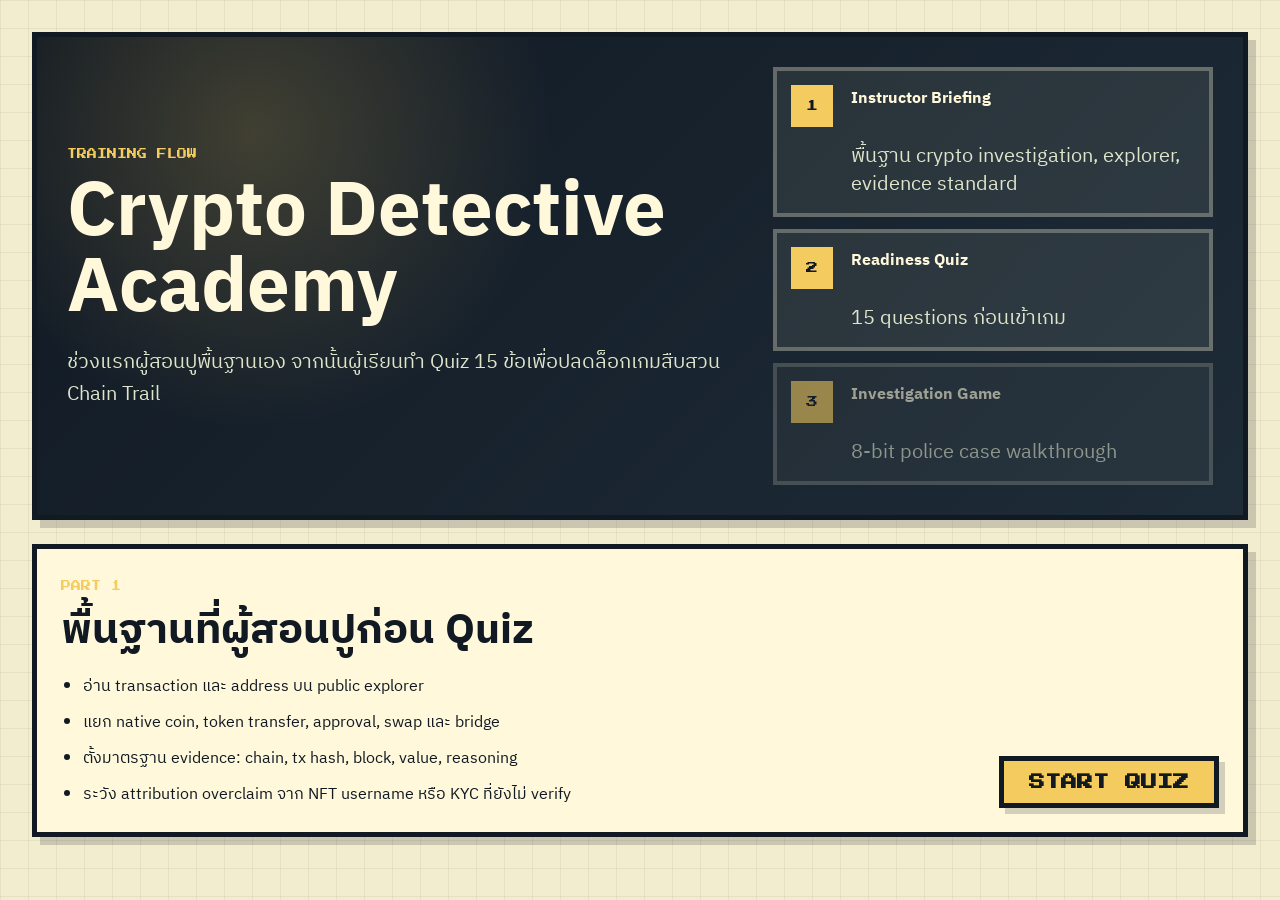
<file: index.html>
<!doctype html>
<html lang="th">
  <head>
    <meta charset="utf-8">
    <meta name="viewport" content="width=device-width, initial-scale=1">
    <title>Crypto Detective Course Flow</title>
    <link rel="preconnect" href="https://fonts.googleapis.com">
    <link rel="preconnect" href="https://fonts.gstatic.com" crossorigin>
    <link href="https://fonts.googleapis.com/css2?family=IBM+Plex+Sans+Thai:wght@400;500;600;700;800&family=Press+Start+2P&display=swap" rel="stylesheet">
    <link rel="stylesheet" href="quiz.css">
  </head>
  <body>
    <main class="flow-shell">
      <section class="course-hero">
        <div>
          <span class="pixel-label">TRAINING FLOW</span>
          <h1>Crypto Detective Academy</h1>
          <p>ช่วงแรกผู้สอนปูพื้นฐานเอง จากนั้นผู้เรียนทำ Quiz 15 ข้อเพื่อปลดล็อกเกมสืบสวน Chain Trail</p>
        </div>
        <div class="flow-card">
          <div class="step done">
            <span>1</span>
            <strong>Instructor Briefing</strong>
            <p>พื้นฐาน crypto investigation, explorer, evidence standard</p>
          </div>
          <div class="step active">
            <span>2</span>
            <strong>Readiness Quiz</strong>
            <p>15 questions ก่อนเข้าเกม</p>
          </div>
          <div class="step locked">
            <span>3</span>
            <strong>Investigation Game</strong>
            <p>8-bit police case walkthrough</p>
          </div>
        </div>
      </section>

      <section class="brief-panel">
        <div>
          <span class="pixel-label">PART 1</span>
          <h2>พื้นฐานที่ผู้สอนปูก่อน Quiz</h2>
          <ul>
            <li>อ่าน transaction และ address บน public explorer</li>
            <li>แยก native coin, token transfer, approval, swap และ bridge</li>
            <li>ตั้งมาตรฐาน evidence: chain, tx hash, block, value, reasoning</li>
            <li>ระวัง attribution overclaim จาก NFT username หรือ KYC ที่ยังไม่ verify</li>
          </ul>
        </div>
        <button class="pixel-btn" id="startQuizBtn" type="button">START QUIZ</button>
      </section>

      <section class="quiz-panel" id="quizPanel" hidden>
        <div class="quiz-head">
          <div>
            <span class="pixel-label">PART 2</span>
            <h2>Readiness Quiz</h2>
            <p>เลือกคำตอบที่ดีที่สุด ต้องได้อย่างน้อย 12/15 เพื่อปลดล็อกเกม</p>
          </div>
          <div class="score-badge">
            <small>Score</small>
            <strong id="liveScore">0/15</strong>
          </div>
        </div>
        <form id="quizForm" class="quiz-form"></form>
        <div class="quiz-actions">
          <button class="pixel-btn" type="submit" form="quizForm">SUBMIT QUIZ</button>
          <button class="pixel-btn secondary" id="resetQuizBtn" type="button">RESET</button>
        </div>
        <div class="result-panel" id="resultPanel" hidden></div>
      </section>

      <section class="game-unlock" id="gameUnlock" hidden>
        <span class="pixel-label">PART 3</span>
        <h2>เกมสืบสวนปลดล็อกแล้ว</h2>
        <p>ผู้เล่นรับบทตำรวจสืบสวน เดินคุยกับ NPC เก็บ evidence และไล่เส้นทางเงินไปทีละฉาก</p>
        <div class="unlock-actions">
          <a class="pixel-btn link" href="game.html">ENTER GAME</a>
          <a class="pixel-btn secondary link" href="storyboard.html">VIEW STORYBOARD</a>
        </div>
      </section>
    </main>

    <template id="questionTemplate">
      <fieldset class="question-card">
        <legend></legend>
        <div class="choices"></div>
        <p class="explain" hidden></p>
      </fieldset>
    </template>

    <script src="quiz.js"></script>
  </body>
</html>
</file>
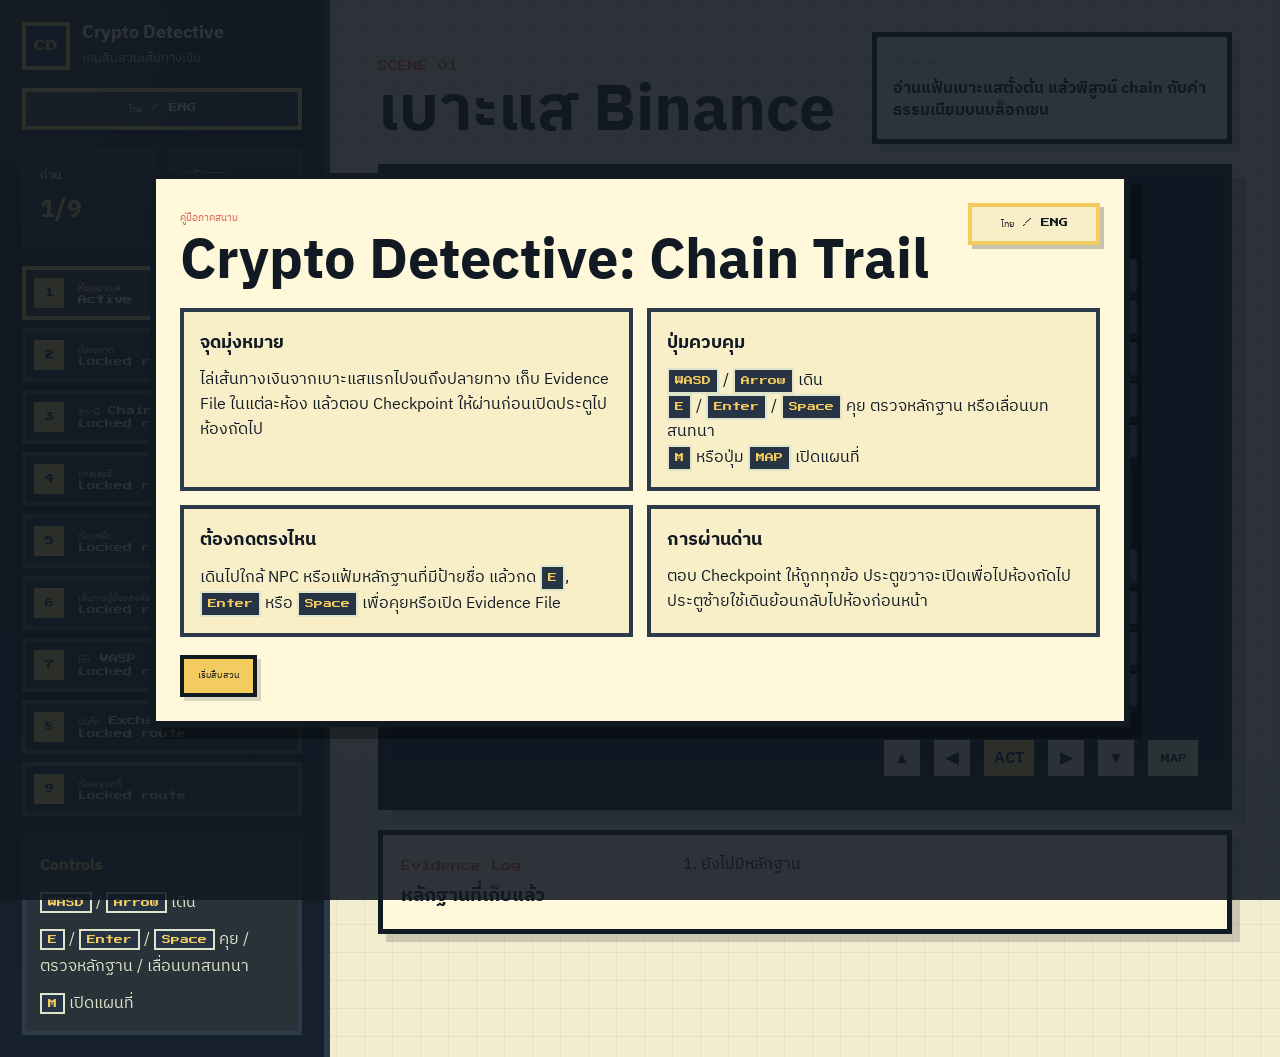
<file: game.html>
<!doctype html>
<html lang="th">
  <head>
    <meta charset="utf-8">
    <meta name="viewport" content="width=device-width, initial-scale=1">
    <title>Crypto Detective: Chain Trail</title>
    <link rel="icon" href="data:,">
    <link rel="preconnect" href="https://fonts.googleapis.com">
    <link rel="preconnect" href="https://fonts.gstatic.com" crossorigin>
    <link href="https://fonts.googleapis.com/css2?family=IBM+Plex+Sans+Thai:wght@400;500;600;700;800&family=Press+Start+2P&display=swap" rel="stylesheet">
    <link rel="stylesheet" href="game.css?v=20260520-roomtiles1">
  </head>
  <body>
    <div class="guide-overlay" id="guideOverlay">
      <div class="guide-card">
        <div class="guide-headline">
          <div>
            <span class="pixel-kicker" id="guideKicker">Field Manual</span>
            <h2 id="guideTitle">Crypto Detective: Chain Trail</h2>
          </div>
          <button class="language-toggle guide-language-toggle" id="guideLanguageToggle" type="button" aria-label="Switch language">ไทย / ENG</button>
        </div>

        <div class="guide-grid" id="guideGrid">
          <section>
            <h3>จุดมุ่งหมาย</h3>
            <p>ไล่เส้นทางเงินจากเบาะแสแรกไปจนถึงปลายทาง เก็บ Evidence File ในแต่ละห้อง แล้วตอบ Checkpoint ให้ผ่านก่อนเปิดประตูไปห้องถัดไป</p>
          </section>
          <section>
            <h3>ปุ่มควบคุม</h3>
            <p><kbd>WASD</kbd> / <kbd>Arrow</kbd> เดิน</p>
            <p><kbd>E</kbd> คุยกับ NPC / ตรวจแฟ้มหลักฐาน</p>
            <p><kbd>M</kbd> หรือปุ่ม <kbd>MAP</kbd> เปิดแผนที่</p>
            <p><kbd>Enter</kbd> เลื่อนบทสนทนา</p>
          </section>
          <section>
            <h3>ต้องกดตรงไหน</h3>
            <p>เดินไปใกล้ NPC หรือแฟ้มสีเหลืองแล้วกด <kbd>E</kbd> เพื่อคุยหรือเปิด Evidence File</p>
            <p>แฟ้มที่เก็บแล้วจะอยู่ใน Evidence Log ใต้จอเกม กดชื่อแฟ้มเพื่อเปิดดูซ้ำได้</p>
          </section>
          <section>
            <h3>การผ่านด่าน</h3>
            <p>ตอบ Checkpoint ให้ถูกทุกข้อ ประตูขวาจะเปิดเพื่อไปห้องถัดไป ประตูซ้ายใช้เดินย้อนกลับไปห้องก่อนหน้า</p>
            <p>แผนที่แสดงห้องปัจจุบัน ห้องที่เก็บหลักฐานแล้ว และห้องที่ผ่านแล้ว</p>
          </section>
        </div>

        <button class="pixel-small primary guide-primary" id="guidePrimary" type="button">Start Investigation</button>
      </div>
    </div>

    <button class="manual-fab" id="manualToggle" type="button" hidden>คู่มือ</button>

    <div class="game-shell">
      <aside class="case-panel">
        <div class="case-logo">
          <span>CD</span>
          <div>
            <h1>Crypto Detective</h1>
            <p id="logoSubtitle">Chain Trail Prototype</p>
          </div>
        </div>

        <div class="utility-row">
          <button class="language-toggle" id="languageToggle" type="button" aria-label="Switch language">ไทย / ENG</button>
        </div>

        <div class="stat-box">
          <div>
            <small id="sceneStatLabel">Scene</small>
            <strong id="sceneStat">1/9</strong>
          </div>
          <div>
            <small id="evidenceStatLabel">Evidence</small>
            <strong id="evidenceStat">0</strong>
          </div>
        </div>

        <div class="stage-list" id="stageList"></div>

        <div class="controls">
          <h2>Controls</h2>
          <p><kbd>WASD</kbd> / <kbd>Arrow</kbd> เดิน</p>
          <p><kbd>E</kbd> คุย / ตรวจหลักฐาน</p>
          <p><kbd>M</kbd> เปิดแผนที่</p>
          <p><kbd>Enter</kbd> เลื่อนบทสนทนา</p>
        </div>
      </aside>

      <main class="play-area">
        <header class="game-top">
          <div>
            <span class="pixel-kicker" id="sceneCode">SCENE 01</span>
            <h2 id="sceneTitle">Chief's Office</h2>
          </div>
          <div class="objective-card">
            <small id="objectiveLabel">Objective</small>
            <strong id="objectiveText">อ่านแฟ้มคดี</strong>
          </div>
        </header>

        <section class="console">
          <canvas id="gameCanvas" width="640" height="480" tabindex="0" aria-label="Playable 8-bit game canvas"></canvas>
          <div class="scanlines"></div>
          <div class="toast" id="toast">กด E เพื่อคุย</div>
          <div class="dialogue" id="dialogue" hidden>
            <strong id="dialogueSpeaker">ผู้กำกับ</strong>
            <p id="dialogueText"></p>
            <button id="dialogueNext" type="button">NEXT</button>
          </div>
          <div class="touch-controls" aria-label="On-screen controls">
            <button type="button" data-control="up">▲</button>
            <button type="button" data-control="left">◀</button>
            <button type="button" data-control="interact" id="touchInteract">E</button>
            <button type="button" data-control="right">▶</button>
            <button type="button" data-control="down">▼</button>
            <button type="button" data-control="map">MAP</button>
          </div>
        </section>

        <section class="evidence-dock">
          <div>
            <span class="pixel-kicker" id="evidenceLogKicker">Evidence Log</span>
            <h3>หลักฐานที่เก็บแล้ว</h3>
          </div>
          <ol id="evidenceLog"></ol>
        </section>
      </main>
    </div>

    <div class="dossier" id="dossier" hidden>
      <div class="dossier-card">
        <div class="dossier-head">
          <div>
            <span class="pixel-kicker" id="dossierCode">EVIDENCE</span>
            <h2 id="dossierTitle">Case File</h2>
          </div>
          <button class="pixel-small" id="closeDossier" type="button">CLOSE</button>
        </div>
        <div class="dossier-body">
          <section>
            <h3 id="evidenceDetailHeading">Evidence Detail</h3>
            <div id="evidenceDetail"></div>
          </section>
          <section>
            <h3 id="checkpointHeading">คำถาม Checkpoint</h3>
            <form id="checkpointForm"></form>
            <div class="checkpoint-actions">
              <button class="pixel-small primary" id="checkpointSubmit" type="submit" form="checkpointForm">SUBMIT</button>
              <span id="checkpointResult"></span>
            </div>
          </section>
        </div>
      </div>
    </div>

    <script src="game.js?v=20260520-roomtiles1"></script>
  </body>
</html>
</file>
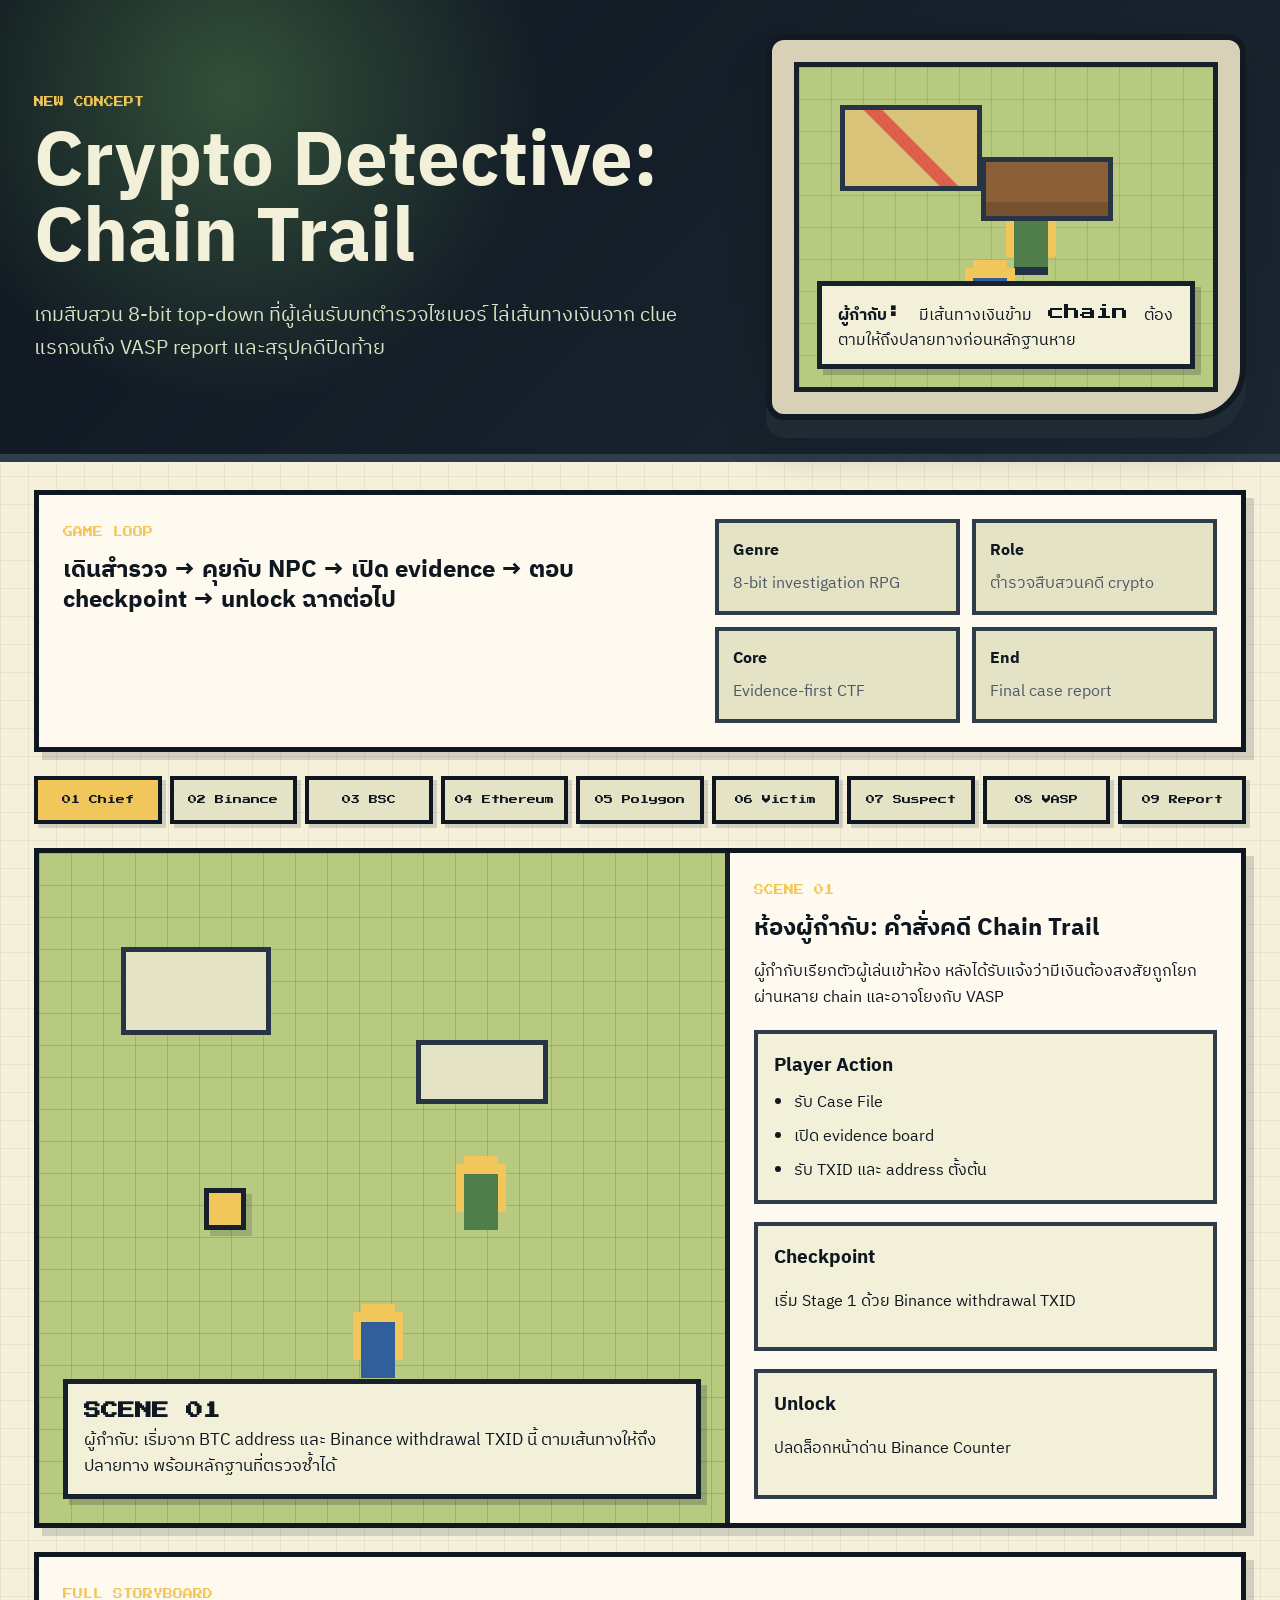
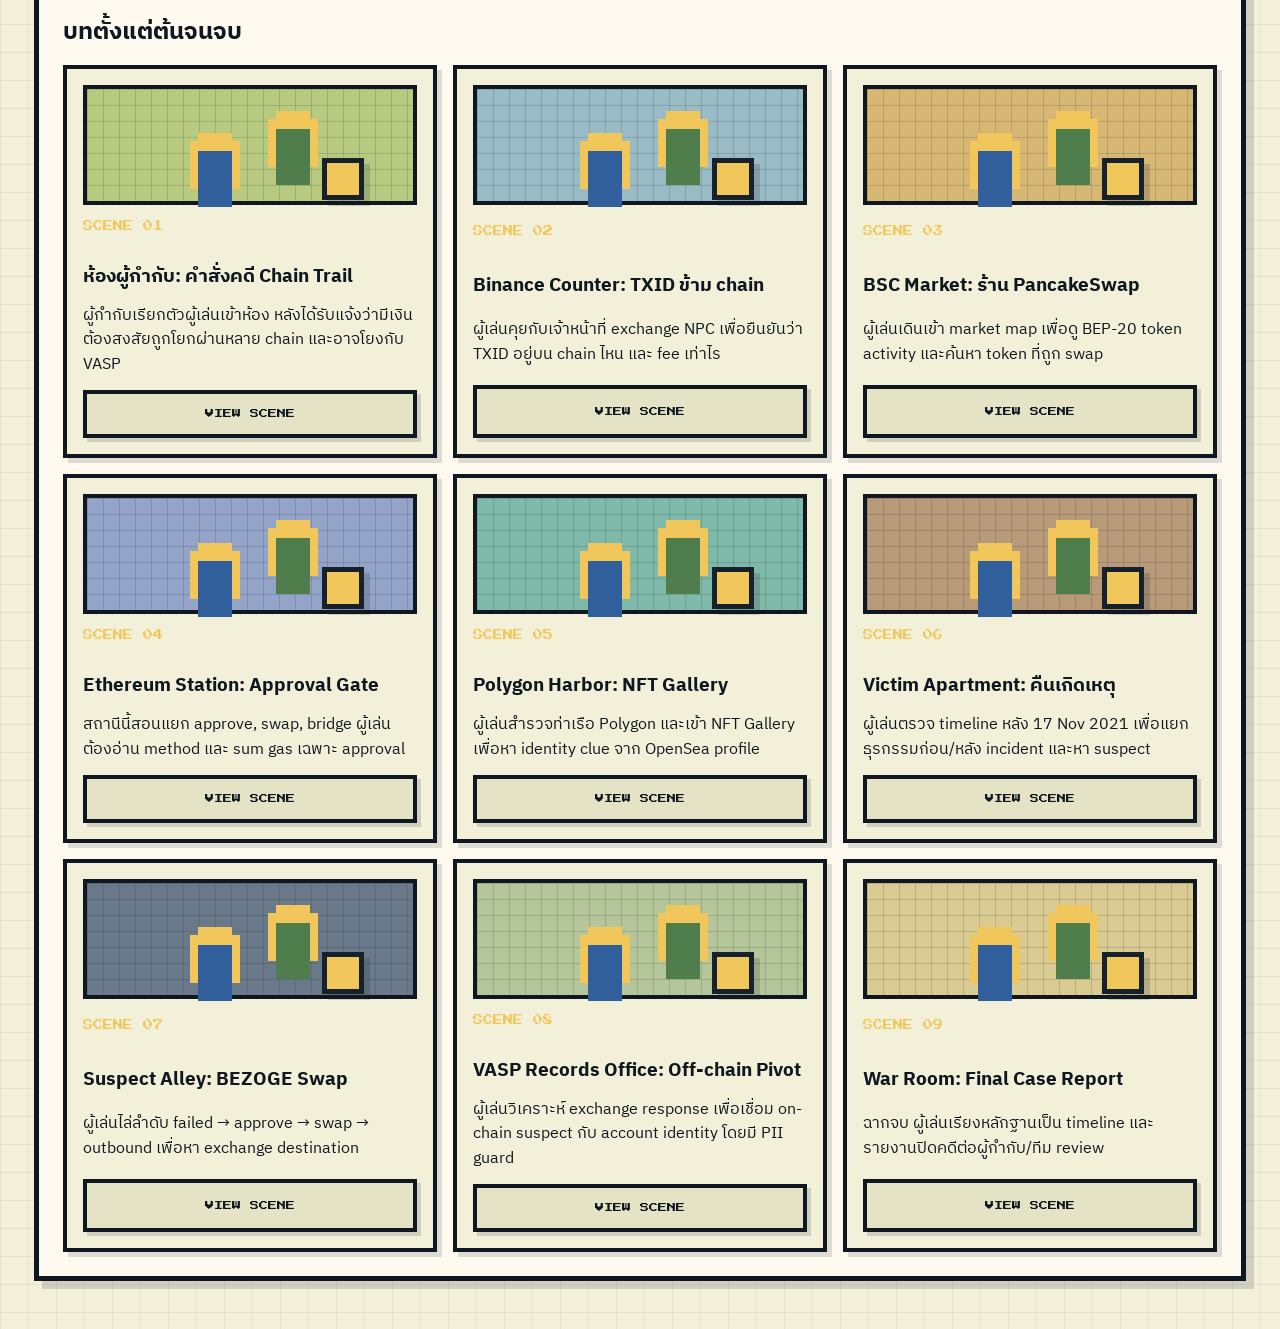
<file: storyboard.html>
<!doctype html>
<html lang="th">
  <head>
    <meta charset="utf-8">
    <meta name="viewport" content="width=device-width, initial-scale=1">
    <title>Crypto Detective 8-bit Storyboard</title>
    <link rel="preconnect" href="https://fonts.googleapis.com">
    <link rel="preconnect" href="https://fonts.gstatic.com" crossorigin>
    <link href="https://fonts.googleapis.com/css2?family=IBM+Plex+Sans+Thai:wght@400;500;600;700;800&family=Press+Start+2P&display=swap" rel="stylesheet">
    <link rel="stylesheet" href="storyboard.css">
  </head>
  <body>
    <header class="game-hero">
      <div class="hero-copy">
        <span class="pixel-label">NEW CONCEPT</span>
        <h1>Crypto Detective: Chain Trail</h1>
        <p>เกมสืบสวน 8-bit top-down ที่ผู้เล่นรับบทตำรวจไซเบอร์ ไล่เส้นทางเงินจาก clue แรกจนถึง VASP report และสรุปคดีปิดท้าย</p>
      </div>
      <div class="gameboy-frame" aria-label="Game preview">
        <div class="screen">
          <div class="office-scene">
            <div class="chief sprite"></div>
            <div class="detective sprite"></div>
            <div class="desk"></div>
            <div class="evidence-board"></div>
          </div>
          <div class="dialog-box">
            <strong>ผู้กำกับ:</strong> มีเส้นทางเงินข้าม chain ต้องตามให้ถึงปลายทางก่อนหลักฐานหาย
          </div>
        </div>
      </div>
    </header>

    <main class="storyboard">
      <section class="summary-panel">
        <div>
          <span class="pixel-label">GAME LOOP</span>
          <h2>เดินสำรวจ → คุยกับ NPC → เปิด evidence → ตอบ checkpoint → unlock ฉากต่อไป</h2>
        </div>
        <div class="summary-grid">
          <div><strong>Genre</strong><span>8-bit investigation RPG</span></div>
          <div><strong>Role</strong><span>ตำรวจสืบสวนคดี crypto</span></div>
          <div><strong>Core</strong><span>Evidence-first CTF</span></div>
          <div><strong>End</strong><span>Final case report</span></div>
        </div>
      </section>

      <section class="chapter-map" aria-label="Chapter map">
        <button class="chapter active" data-scene="0">01 Chief</button>
        <button class="chapter" data-scene="1">02 Binance</button>
        <button class="chapter" data-scene="2">03 BSC</button>
        <button class="chapter" data-scene="3">04 Ethereum</button>
        <button class="chapter" data-scene="4">05 Polygon</button>
        <button class="chapter" data-scene="5">06 Victim</button>
        <button class="chapter" data-scene="6">07 Suspect</button>
        <button class="chapter" data-scene="7">08 VASP</button>
        <button class="chapter" data-scene="8">09 Report</button>
      </section>

      <section class="scene-reader">
        <div class="scene-screen" id="sceneScreen">
          <div class="pixel-world" id="pixelWorld"></div>
          <div class="dialog-box large" id="sceneDialog"></div>
        </div>
        <aside class="scene-notes">
          <span class="pixel-label" id="sceneCode">SCENE 01</span>
          <h2 id="sceneTitle"></h2>
          <p id="sceneGoal"></p>
          <div class="note-block">
            <h3>Player Action</h3>
            <ul id="sceneActions"></ul>
          </div>
          <div class="note-block">
            <h3>Checkpoint</h3>
            <p id="sceneCheckpoint"></p>
          </div>
          <div class="note-block">
            <h3>Unlock</h3>
            <p id="sceneUnlock"></p>
          </div>
        </aside>
      </section>

      <section class="full-board">
        <div class="board-head">
          <span class="pixel-label">FULL STORYBOARD</span>
          <h2>บทตั้งแต่ต้นจนจบ</h2>
        </div>
        <div class="card-grid" id="cardGrid"></div>
      </section>
    </main>

    <script src="storyboard.js"></script>
  </body>
</html>
</file>
<file: quiz.css>
:root {
  --ink: #111923;
  --panel: #17212b;
  --line: #2b3b49;
  --paper: #f3edcf;
  --cream: #fff8db;
  --gold: #f4cb5f;
  --green: #4f7d4b;
  --red: #dd5f4d;
  --blue: #315f9b;
  --shadow: 8px 8px 0 rgba(17, 25, 35, 0.18);
}

* {
  box-sizing: border-box;
}

body {
  margin: 0;
  min-height: 100vh;
  color: var(--ink);
  font-family: "IBM Plex Sans Thai", "Noto Sans Thai", "Leelawadee UI", sans-serif;
  background:
    linear-gradient(90deg, rgba(17, 25, 35, 0.06) 1px, transparent 1px),
    linear-gradient(rgba(17, 25, 35, 0.06) 1px, transparent 1px),
    var(--paper);
  background-size: 28px 28px;
}

button,
input {
  font: inherit;
}

button,
label {
  cursor: pointer;
}

.pixel-label,
.pixel-btn,
.score-badge,
.step span {
  font-family: "Press Start 2P", "IBM Plex Sans Thai", monospace;
}

.flow-shell {
  display: grid;
  gap: 24px;
  padding: 32px;
}

.course-hero,
.brief-panel,
.quiz-panel,
.game-unlock {
  border: 5px solid var(--ink);
  background: var(--cream);
  box-shadow: var(--shadow);
}

.course-hero {
  display: grid;
  grid-template-columns: minmax(0, 1fr) 440px;
  gap: 28px;
  align-items: center;
  padding: 30px;
  color: var(--cream);
  background:
    radial-gradient(circle at 18% 20%, rgba(244, 203, 95, 0.20), transparent 28%),
    linear-gradient(135deg, #111923, #1e2c38);
}

.pixel-label {
  display: inline-block;
  margin-bottom: 12px;
  color: var(--gold);
  font-size: 10px;
  line-height: 1.8;
}

.course-hero h1 {
  margin: 0;
  font-size: clamp(42px, 7vw, 76px);
  line-height: 1;
  letter-spacing: 0;
}

.course-hero p {
  max-width: 740px;
  margin: 20px 0 0;
  color: #dfe5cb;
  font-size: 20px;
  line-height: 1.6;
}

.flow-card {
  display: grid;
  gap: 12px;
}

.step {
  display: grid;
  grid-template-columns: 48px minmax(0, 1fr);
  gap: 12px;
  padding: 14px;
  border: 4px solid rgba(255, 248, 219, 0.28);
  background: rgba(255, 248, 219, 0.08);
}

.step span {
  display: grid;
  width: 42px;
  height: 42px;
  place-items: center;
  background: var(--gold);
  color: var(--ink);
  font-size: 12px;
}

.step strong,
.step p {
  grid-column: 2;
  margin: 0;
}

.step p {
  margin-top: 4px;
  color: #dfe5cb;
  line-height: 1.4;
}

.step.locked {
  opacity: 0.58;
}

.brief-panel,
.quiz-panel,
.game-unlock {
  padding: 24px;
}

.brief-panel {
  display: grid;
  grid-template-columns: minmax(0, 1fr) 220px;
  gap: 24px;
  align-items: end;
}

.brief-panel h2,
.quiz-head h2,
.game-unlock h2 {
  margin: 0;
  font-size: clamp(24px, 4vw, 42px);
  line-height: 1.15;
}

.brief-panel ul {
  display: grid;
  gap: 9px;
  margin: 18px 0 0;
  padding-left: 22px;
}

.pixel-btn {
  display: inline-grid;
  min-height: 52px;
  place-items: center;
  padding: 0 18px;
  border: 5px solid var(--ink);
  background: var(--gold);
  color: var(--ink);
  font-weight: 800;
  text-decoration: none;
  box-shadow: 6px 6px 0 rgba(17, 25, 35, 0.18);
}

.pixel-btn.secondary {
  background: var(--cream);
}

.pixel-btn.link {
  width: max-content;
}

.quiz-head {
  display: flex;
  align-items: start;
  justify-content: space-between;
  gap: 18px;
  margin-bottom: 22px;
}

.quiz-head p {
  margin: 8px 0 0;
  color: #4e5964;
}

.score-badge {
  min-width: 150px;
  padding: 14px;
  border: 5px solid var(--ink);
  background: #e8dfb0;
}

.score-badge small,
.score-badge strong {
  display: block;
}

.score-badge small {
  font-size: 9px;
}

.score-badge strong {
  margin-top: 8px;
}

.quiz-form {
  display: grid;
  grid-template-columns: repeat(2, minmax(0, 1fr));
  gap: 16px;
}

.question-card {
  margin: 0;
  padding: 16px;
  border: 4px solid var(--ink);
  background: #f8f1d2;
}

.question-card.correct {
  border-color: var(--green);
}

.question-card.wrong {
  border-color: var(--red);
}

.question-card legend {
  padding: 0 8px;
  font-weight: 800;
}

.choices {
  display: grid;
  gap: 9px;
  margin-top: 12px;
}

.choice {
  display: grid;
  grid-template-columns: 22px minmax(0, 1fr);
  gap: 8px;
  align-items: start;
  line-height: 1.45;
}

.explain {
  margin: 12px 0 0;
  color: #4e5964;
  line-height: 1.55;
}

.quiz-actions,
.unlock-actions {
  display: flex;
  flex-wrap: wrap;
  gap: 12px;
  margin-top: 20px;
}

.result-panel {
  margin-top: 18px;
  padding: 16px;
  border: 4px solid var(--ink);
  background: #e8dfb0;
  line-height: 1.55;
}

.game-unlock {
  background: #e5efc5;
}

.game-unlock p {
  max-width: 760px;
  margin: 10px 0 0;
  line-height: 1.6;
}

@media (max-width: 1040px) {
  .course-hero,
  .brief-panel,
  .quiz-form {
    grid-template-columns: 1fr;
  }

  .quiz-head {
    display: grid;
  }
}
</file>
<file: game.css>
:root {
  --ink: #111923;
  --panel: #17212b;
  --line: #2b3b49;
  --screen: #bed08b;
  --screen-dark: #6d8e54;
  --paper: #f3edcf;
  --cream: #fff8db;
  --gold: #f4cb5f;
  --green: #4f7d4b;
  --blue: #315f9b;
  --red: #dd5f4d;
  --shadow: 8px 8px 0 rgba(17, 25, 35, 0.18);
}

* {
  box-sizing: border-box;
}

body {
  margin: 0;
  min-height: 100vh;
  color: var(--ink);
  font-family: "IBM Plex Sans Thai", "Noto Sans Thai", "Leelawadee UI", sans-serif;
  background:
    linear-gradient(90deg, rgba(17, 25, 35, 0.06) 1px, transparent 1px),
    linear-gradient(rgba(17, 25, 35, 0.06) 1px, transparent 1px),
    var(--paper);
  background-size: 28px 28px;
}

button,
kbd {
  font: inherit;
}

button {
  cursor: pointer;
}

.pixel-kicker,
.case-logo span,
.stage-chip,
.dialogue strong,
.dialogue button,
kbd {
  font-family: "Press Start 2P", "IBM Plex Sans Thai", monospace;
}

.game-shell {
  display: grid;
  grid-template-columns: 330px minmax(0, 1fr);
  min-height: 100vh;
}

.case-panel {
  display: flex;
  flex-direction: column;
  gap: 18px;
  padding: 22px;
  color: var(--cream);
  background:
    radial-gradient(circle at 28px 20px, rgba(244, 203, 95, 0.20), transparent 22%),
    linear-gradient(180deg, #111923, #17212b);
  border-right: 6px solid var(--line);
}

.case-logo {
  display: flex;
  align-items: center;
  gap: 12px;
}

.case-logo span {
  display: grid;
  width: 48px;
  height: 48px;
  place-items: center;
  border: 4px solid var(--gold);
  background: #263445;
  color: var(--gold);
  font-size: 12px;
}

.case-logo h1,
.case-logo p,
.game-top h2,
.controls h2,
.evidence-dock h3 {
  margin: 0;
}

.case-logo h1 {
  font-size: 18px;
  line-height: 1.2;
}

.case-logo p {
  margin-top: 3px;
  color: #cfd8b2;
  font-size: 13px;
}

.utility-row {
  display: flex;
  justify-content: stretch;
}

.language-toggle {
  width: 100%;
  min-height: 42px;
  padding: 0 12px;
  border: 4px solid var(--gold);
  background: rgba(255, 248, 219, 0.12);
  color: var(--cream);
  font-family: "Press Start 2P", "IBM Plex Sans Thai", monospace;
  font-size: 9px;
  box-shadow: 4px 4px 0 rgba(0, 0, 0, 0.22);
}

.language-toggle:hover,
.language-toggle:focus-visible {
  background: var(--gold);
  color: var(--ink);
  outline: 0;
}

.guide-headline {
  display: flex;
  justify-content: space-between;
  gap: 18px;
  align-items: start;
}

.guide-language-toggle {
  flex: 0 0 auto;
  width: auto;
  min-width: 132px;
  color: var(--ink);
  background: #f8efc8;
}

.stat-box {
  display: grid;
  grid-template-columns: 1fr 1fr;
  gap: 10px;
}

.stat-box div,
.controls {
  padding: 14px;
  border: 4px solid #2b3b49;
  background: rgba(255, 248, 219, 0.08);
}

.stat-box small,
.objective-card small {
  display: block;
  color: #cfd8b2;
  font-size: 12px;
  font-weight: 800;
  text-transform: uppercase;
}

.stat-box strong {
  display: block;
  margin-top: 4px;
  color: var(--gold);
  font-size: 25px;
}

.stage-list {
  display: grid;
  gap: 8px;
}

.stage-chip {
  display: grid;
  grid-template-columns: 34px minmax(0, 1fr);
  gap: 10px;
  align-items: center;
  min-height: 48px;
  padding: 8px;
  border: 4px solid rgba(244, 203, 95, 0.28);
  background: rgba(255, 248, 219, 0.06);
  color: #cfd8b2;
  font-size: 9px;
  line-height: 1.45;
}

.stage-chip.active {
  border-color: var(--gold);
  background: rgba(244, 203, 95, 0.18);
  color: var(--cream);
}

.stage-chip.done {
  border-color: #75b979;
}

.stage-chip span:first-child {
  display: grid;
  width: 30px;
  height: 30px;
  place-items: center;
  background: var(--gold);
  color: var(--ink);
}

.controls {
  margin-top: auto;
}

.controls h2 {
  color: var(--gold);
  font-size: 16px;
}

.controls p {
  margin: 10px 0 0;
  color: #dfe5cb;
}

kbd {
  display: inline-block;
  padding: 4px 6px;
  border: 2px solid #dfe5cb;
  background: #263445;
  color: var(--gold);
  font-size: 9px;
}

.play-area {
  display: grid;
  align-content: start;
  justify-items: center;
  gap: 20px;
  padding: 32px clamp(20px, 4vw, 48px);
}

.game-top {
  display: grid;
  grid-template-columns: minmax(0, 1fr) minmax(280px, 360px);
  gap: 18px;
  align-items: end;
  width: min(100%, 960px);
}

.pixel-kicker {
  display: inline-block;
  color: var(--red);
  font-size: 10px;
  line-height: 1.8;
}

.game-top h2 {
  font-size: clamp(34px, 5vw, 64px);
  line-height: 1;
}

.objective-card {
  padding: 16px;
  border: 5px solid var(--ink);
  background: var(--cream);
  box-shadow: var(--shadow);
}

.objective-card strong {
  display: block;
  margin-top: 6px;
  line-height: 1.4;
}

.console {
  position: relative;
  width: min(100%, 960px);
  border: 12px solid #111923;
  background: #111923;
  box-shadow: 14px 14px 0 rgba(17, 25, 35, 0.18);
}

canvas {
  display: block;
  width: 100%;
  aspect-ratio: 4 / 3;
  image-rendering: pixelated;
  background: var(--screen);
}

canvas:focus {
  outline: 4px solid var(--gold);
  outline-offset: 4px;
}

.scanlines {
  position: absolute;
  inset: 0;
  pointer-events: none;
  background: linear-gradient(rgba(17, 25, 35, 0.08) 1px, transparent 1px);
  background-size: 100% 4px;
  opacity: 0.35;
}

.toast {
  position: absolute;
  left: 18px;
  top: 18px;
  padding: 9px 12px;
  border: 4px solid var(--ink);
  background: var(--cream);
  color: var(--ink);
  font-weight: 800;
  box-shadow: 5px 5px 0 rgba(17, 25, 35, 0.2);
}

.dialogue {
  position: absolute;
  left: 18px;
  right: 18px;
  bottom: 18px;
  min-height: 120px;
  padding: 16px;
  border: 5px solid var(--ink);
  background: var(--cream);
  box-shadow: 6px 6px 0 rgba(17, 25, 35, 0.22);
}

.dialogue strong {
  display: block;
  margin-bottom: 10px;
  color: var(--red);
  font-size: 10px;
}

.dialogue p {
  margin: 0;
  padding-right: 100px;
  line-height: 1.62;
}

.dialogue button {
  position: absolute;
  right: 16px;
  bottom: 16px;
  min-height: 38px;
  padding: 0 14px;
  border: 4px solid var(--ink);
  background: var(--gold);
  color: var(--ink);
  font-size: 9px;
}

.touch-controls {
  position: absolute;
  right: 18px;
  bottom: 18px;
  display: grid;
  grid-template-columns: 44px 44px 58px 44px 44px 58px;
  gap: 6px;
  z-index: 4;
}

.dialogue:not([hidden]) + .touch-controls {
  display: none;
}

.touch-controls button {
  min-height: 44px;
  border: 4px solid var(--ink);
  background: rgba(255, 248, 219, 0.92);
  color: var(--ink);
  font-weight: 800;
  box-shadow: 4px 4px 0 rgba(17, 25, 35, 0.22);
}

.touch-controls [data-control="interact"] {
  background: var(--gold);
}

.touch-controls [data-control="map"] {
  background: #ddecbd;
  font-size: 12px;
}

.evidence-dock {
  display: grid;
  grid-template-columns: 260px minmax(0, 1fr);
  gap: 18px;
  width: min(100%, 960px);
  padding: 18px;
  border: 5px solid var(--ink);
  background: var(--cream);
  box-shadow: var(--shadow);
}

#evidenceLog {
  display: grid;
  gap: 8px;
  margin: 0;
  padding-left: 22px;
}

#evidenceLog li {
  line-height: 1.45;
}

.evidence-item {
  width: 100%;
  padding: 8px 10px;
  border: 3px solid var(--ink);
  background: #f8efc8;
  color: var(--ink);
  text-align: left;
  box-shadow: 4px 4px 0 rgba(17, 25, 35, 0.14);
}

.evidence-item.done {
  background: #ddecbd;
}

.dossier {
  position: fixed;
  inset: 0;
  z-index: 20;
  display: grid;
  justify-items: center;
  align-items: start;
  padding: 24px;
  overflow: auto;
  background: rgba(17, 25, 35, 0.78);
}

.dossier[hidden] {
  display: none;
}

.dossier-card {
  width: min(1040px, calc(100vw - 48px));
  max-height: calc(100vh - 48px);
  overflow: auto;
  border: 6px solid var(--ink);
  background: var(--cream);
  box-shadow: 12px 12px 0 rgba(0, 0, 0, 0.25);
}

.dossier-head {
  display: flex;
  justify-content: space-between;
  gap: 16px;
  align-items: start;
  padding: 18px;
  border-bottom: 5px solid var(--ink);
  background: #e8dfb0;
}

.dossier-head h2 {
  margin: 0;
  font-size: clamp(24px, 4vw, 42px);
  line-height: 1.1;
}

.pixel-small {
  min-height: 42px;
  padding: 0 14px;
  border: 4px solid var(--ink);
  background: var(--cream);
  color: var(--ink);
  font-family: "Press Start 2P", "IBM Plex Sans Thai", monospace;
  font-size: 9px;
  box-shadow: 4px 4px 0 rgba(17, 25, 35, 0.16);
}

.pixel-small.primary {
  background: var(--gold);
}

.dossier-body {
  display: grid;
  grid-template-columns: minmax(0, 0.95fr) minmax(0, 1.05fr);
  gap: 18px;
  padding: 18px;
}

.dossier-body section {
  min-width: 0;
  padding: 16px;
  border: 4px solid var(--ink);
  background: #fffaf0;
}

.dossier-body h3 {
  margin: 0 0 12px;
}

#evidenceDetail {
  display: grid;
  gap: 10px;
  line-height: 1.55;
}

.evidence-row {
  min-width: 0;
  padding: 10px;
  border: 3px solid var(--line);
  background: #f8efc8;
  overflow: hidden;
}

.evidence-row strong {
  display: block;
}

.evidence-row span,
.checkpoint-question,
.checkpoint-choice span,
.dossier-head h2 {
  overflow-wrap: anywhere;
  word-break: break-word;
}

.checkpoint-question {
  margin: 0 0 14px;
  padding: 12px;
  border: 3px solid var(--line);
  background: #f8efc8;
}

.checkpoint-question legend {
  padding: 0 6px;
  font-weight: 800;
}

.checkpoint-choice {
  display: grid;
  grid-template-columns: 22px minmax(0, 1fr);
  gap: 8px;
  margin-top: 8px;
  line-height: 1.42;
}

.checkpoint-text {
  width: 100%;
  min-height: 42px;
  margin-top: 8px;
  padding: 8px 10px;
  border: 3px solid var(--line);
  background: #fffaf0;
  color: var(--ink);
  font: inherit;
  overflow-wrap: anywhere;
}

.checkpoint-actions {
  display: flex;
  align-items: center;
  flex-wrap: wrap;
  gap: 12px;
  margin-top: 10px;
}

#checkpointResult {
  font-weight: 800;
}

#checkpointResult.ok {
  color: var(--green);
}

#checkpointResult.bad {
  color: var(--red);
}

.manual-fab {
  position: fixed;
  right: 22px;
  bottom: 22px;
  z-index: 18;
  min-height: 52px;
  padding: 0 18px;
  border: 5px solid var(--ink);
  background: var(--gold);
  color: var(--ink);
  font-family: "Press Start 2P", "IBM Plex Sans Thai", monospace;
  font-size: 10px;
  box-shadow: 6px 6px 0 rgba(17, 25, 35, 0.24);
}

.guide-overlay {
  position: fixed;
  top: 0;
  right: 0;
  bottom: 0;
  left: 0;
  z-index: 35;
  display: grid;
  width: 100vw;
  min-height: 100vh;
  place-items: center;
  padding: 24px;
  overflow: auto;
  background: rgba(17, 25, 35, 0.88);
}

.guide-overlay[hidden],
.manual-fab[hidden] {
  display: none;
}

.guide-card {
  width: min(980px, calc(100vw - 48px));
  padding: 24px;
  border: 6px solid var(--ink);
  background: var(--cream);
  box-shadow: 12px 12px 0 rgba(0, 0, 0, 0.3);
}

.guide-card h2 {
  margin: 4px 0 18px;
  font-size: clamp(30px, 5vw, 56px);
  line-height: 1;
}

.guide-grid {
  display: grid;
  grid-template-columns: repeat(2, minmax(0, 1fr));
  gap: 14px;
}

.guide-grid section {
  min-width: 0;
  padding: 16px;
  border: 4px solid var(--line);
  background: #f8efc8;
}

.guide-grid h3 {
  margin: 0 0 10px;
  font-size: 18px;
}

.guide-grid p {
  margin: 8px 0 0;
  line-height: 1.55;
}

.guide-primary {
  margin-top: 18px;
}

@media (max-width: 1040px) {
  .game-shell,
  .game-top,
  .evidence-dock,
  .dossier-body,
  .guide-grid {
    grid-template-columns: 1fr;
  }

  .guide-headline {
    display: grid;
  }

  .guide-language-toggle {
    width: 100%;
  }

  .case-panel {
    border-right: 0;
    border-bottom: 6px solid var(--line);
  }

  .controls {
    margin-top: 0;
  }
}
</file>
<file: storyboard.css>
:root {
  --gb-dark: #0f1720;
  --gb-ink: #17212b;
  --gb-line: #2f3d4a;
  --gb-screen: #c9d99b;
  --gb-screen-2: #8eaa62;
  --gb-green: #4f7d4b;
  --gb-light: #f2f0d8;
  --gb-amber: #f1c75b;
  --gb-red: #dd5f4d;
  --paper: #f5f0da;
  --white: #fffaf0;
  --shadow: 0 18px 0 #1e2a34, 0 28px 38px rgba(15, 23, 32, 0.28);
}

* {
  box-sizing: border-box;
}

body {
  margin: 0;
  min-height: 100vh;
  color: var(--gb-dark);
  font-family: "IBM Plex Sans Thai", "Noto Sans Thai", "Leelawadee UI", sans-serif;
  background:
    linear-gradient(90deg, rgba(23, 33, 43, 0.06) 1px, transparent 1px),
    linear-gradient(rgba(23, 33, 43, 0.06) 1px, transparent 1px),
    var(--paper);
  background-size: 28px 28px;
}

button {
  font: inherit;
  cursor: pointer;
}

.pixel-label,
.chapter,
.gameboy-frame,
.dialog-box strong {
  font-family: "Press Start 2P", "IBM Plex Sans Thai", monospace;
}

.game-hero {
  display: grid;
  grid-template-columns: minmax(0, 1fr) 480px;
  gap: 28px;
  align-items: center;
  padding: 34px;
  color: var(--gb-light);
  background:
    radial-gradient(circle at 18% 20%, rgba(79, 125, 75, 0.55), transparent 28%),
    linear-gradient(135deg, #0f1720, #1b2732);
  border-bottom: 8px solid var(--gb-line);
}

.hero-copy {
  max-width: 760px;
}

.pixel-label {
  display: inline-block;
  margin-bottom: 14px;
  color: var(--gb-amber);
  font-size: 10px;
  line-height: 1.8;
  text-transform: uppercase;
}

.hero-copy h1 {
  margin: 0;
  font-size: clamp(38px, 7vw, 76px);
  line-height: 1;
  letter-spacing: 0;
}

.hero-copy p {
  max-width: 680px;
  margin: 22px 0 0;
  color: #d9e4c3;
  font-size: 20px;
  line-height: 1.65;
}

.gameboy-frame {
  padding: 22px;
  border: 6px solid #111923;
  border-radius: 18px 18px 52px 18px;
  background: #d8d0b7;
  box-shadow: var(--shadow);
}

.screen,
.scene-screen {
  position: relative;
  overflow: hidden;
  border: 5px solid #17212b;
  background:
    linear-gradient(90deg, rgba(15, 23, 32, 0.10) 1px, transparent 1px),
    linear-gradient(rgba(15, 23, 32, 0.10) 1px, transparent 1px),
    var(--gb-screen);
  background-size: 16px 16px;
  image-rendering: pixelated;
}

.screen {
  height: 330px;
}

.office-scene,
.pixel-world {
  position: absolute;
  inset: 0;
}

.office-scene {
  background:
    linear-gradient(90deg, rgba(23, 33, 43, 0.12) 1px, transparent 1px),
    linear-gradient(rgba(23, 33, 43, 0.12) 1px, transparent 1px),
    #b8ca80;
  background-size: 32px 32px;
}

.desk,
.evidence-board,
.sprite {
  position: absolute;
}

.desk {
  left: 44%;
  top: 28%;
  width: 132px;
  height: 64px;
  border: 5px solid #263445;
  background: #8a5f38;
  box-shadow: inset 0 -14px 0 rgba(0, 0, 0, 0.15);
}

.evidence-board {
  left: 10%;
  top: 12%;
  width: 142px;
  height: 86px;
  border: 5px solid #263445;
  background:
    linear-gradient(45deg, transparent 45%, #dd5f4d 46% 54%, transparent 55%),
    #d9c47a;
}

.sprite {
  width: 34px;
  height: 46px;
  background: #223348;
  box-shadow:
    0 8px 0 #223348,
    8px -10px 0 #f1c75b,
    -8px -10px 0 #f1c75b,
    0 -18px 0 #f1c75b;
}

.chief {
  left: 52%;
  top: 48%;
  background: #4f7d4b;
}

.detective {
  left: 42%;
  top: 66%;
  background: #315f9b;
}

.dialog-box {
  position: absolute;
  left: 18px;
  right: 18px;
  bottom: 18px;
  min-height: 74px;
  padding: 14px 16px;
  border: 5px solid #17212b;
  background: var(--gb-light);
  color: var(--gb-dark);
  line-height: 1.55;
  box-shadow: 6px 6px 0 rgba(23, 33, 43, 0.22);
}

.dialog-box.large {
  left: 24px;
  right: 24px;
  bottom: 24px;
  min-height: 96px;
  font-size: 17px;
}

.storyboard {
  display: grid;
  gap: 24px;
  padding: 28px 34px 48px;
}

.summary-panel,
.scene-reader,
.full-board {
  border: 5px solid var(--gb-dark);
  background: var(--white);
  box-shadow: 8px 8px 0 rgba(23, 33, 43, 0.16);
}

.summary-panel {
  display: grid;
  grid-template-columns: minmax(0, 1fr) minmax(360px, 0.8fr);
  gap: 24px;
  padding: 24px;
}

.summary-panel h2,
.full-board h2,
.scene-notes h2 {
  margin: 0;
  line-height: 1.25;
}

.summary-grid {
  display: grid;
  grid-template-columns: repeat(2, minmax(0, 1fr));
  gap: 12px;
}

.summary-grid div {
  padding: 14px;
  border: 4px solid var(--gb-line);
  background: #e4e3c5;
}

.summary-grid strong,
.summary-grid span {
  display: block;
}

.summary-grid span {
  margin-top: 6px;
  color: #4e5964;
}

.chapter-map {
  display: grid;
  grid-template-columns: repeat(9, minmax(0, 1fr));
  gap: 8px;
}

.chapter {
  min-height: 48px;
  padding: 8px;
  border: 4px solid var(--gb-dark);
  background: #e4e3c5;
  color: var(--gb-dark);
  font-size: 9px;
  line-height: 1.5;
  box-shadow: 4px 4px 0 rgba(23, 33, 43, 0.16);
}

.chapter.active {
  background: var(--gb-amber);
}

.scene-reader {
  display: grid;
  grid-template-columns: minmax(0, 1.15fr) minmax(360px, 0.85fr);
  gap: 0;
}

.scene-screen {
  min-height: 520px;
  border-width: 0 5px 0 0;
}

.pixel-world {
  background-size: 32px 32px;
}

.pixel-world.office {
  background-color: #b8ca80;
}

.pixel-world.exchange {
  background-color: #98bbc5;
}

.pixel-world.market {
  background-color: #d6b874;
}

.pixel-world.station {
  background-color: #93a4c8;
}

.pixel-world.harbor {
  background-color: #7fb9a9;
}

.pixel-world.apartment {
  background-color: #b89a78;
}

.pixel-world.hideout {
  background-color: #697989;
}

.pixel-world.records {
  background-color: #b5c69a;
}

.pixel-world.court {
  background-color: #dacb93;
}

.pixel-world::before {
  content: "";
  position: absolute;
  inset: 0;
  background:
    linear-gradient(90deg, rgba(23, 33, 43, 0.16) 1px, transparent 1px),
    linear-gradient(rgba(23, 33, 43, 0.16) 1px, transparent 1px);
  background-size: 32px 32px;
}

.prop,
.npc,
.player,
.clue-node {
  position: absolute;
  z-index: 1;
}

.prop {
  border: 5px solid #263445;
  background: #e4e3c5;
}

.npc,
.player {
  width: 34px;
  height: 48px;
  background: #315f9b;
  box-shadow:
    0 8px 0 #315f9b,
    8px -10px 0 #f1c75b,
    -8px -10px 0 #f1c75b,
    0 -18px 0 #f1c75b;
}

.npc {
  background: #4f7d4b;
  box-shadow:
    0 8px 0 #4f7d4b,
    8px -10px 0 #f1c75b,
    -8px -10px 0 #f1c75b,
    0 -18px 0 #f1c75b;
}

.clue-node {
  width: 42px;
  height: 42px;
  border: 5px solid #17212b;
  background: var(--gb-amber);
  box-shadow: 6px 6px 0 rgba(23, 33, 43, 0.18);
}

.scene-notes {
  padding: 24px;
  background: var(--white);
}

.scene-notes p {
  line-height: 1.65;
}

.note-block {
  margin-top: 18px;
  padding: 16px;
  border: 4px solid var(--gb-line);
  background: #f2f0d8;
}

.note-block h3 {
  margin: 0 0 8px;
}

.note-block ul {
  display: grid;
  gap: 7px;
  margin: 0;
  padding-left: 20px;
}

.full-board {
  padding: 24px;
}

.board-head {
  margin-bottom: 18px;
}

.card-grid {
  display: grid;
  grid-template-columns: repeat(3, minmax(0, 1fr));
  gap: 16px;
}

.story-card {
  display: grid;
  gap: 12px;
  padding: 16px;
  border: 4px solid var(--gb-dark);
  background: #f2f0d8;
  box-shadow: 5px 5px 0 rgba(23, 33, 43, 0.14);
}

.story-card h3 {
  margin: 0;
}

.story-card p {
  margin: 0;
  line-height: 1.55;
}

.story-card .mini-screen {
  position: relative;
  height: 120px;
  border: 4px solid var(--gb-dark);
  background:
    linear-gradient(90deg, rgba(23, 33, 43, 0.16) 1px, transparent 1px),
    linear-gradient(rgba(23, 33, 43, 0.16) 1px, transparent 1px),
    var(--gb-screen);
  background-size: 16px 16px;
}

.mini-screen.office {
  background-color: #b8ca80;
}

.mini-screen.exchange {
  background-color: #98bbc5;
}

.mini-screen.market {
  background-color: #d6b874;
}

.mini-screen.station {
  background-color: #93a4c8;
}

.mini-screen.harbor {
  background-color: #7fb9a9;
}

.mini-screen.apartment {
  background-color: #b89a78;
}

.mini-screen.hideout {
  background-color: #697989;
}

.mini-screen.records {
  background-color: #b5c69a;
}

.mini-screen.court {
  background-color: #dacb93;
}

@media (max-width: 1100px) {
  .game-hero,
  .summary-panel,
  .scene-reader {
    grid-template-columns: 1fr;
  }

  .scene-screen {
    border-width: 0 0 5px 0;
  }

  .chapter-map,
  .card-grid {
    grid-template-columns: repeat(2, minmax(0, 1fr));
  }
}

@media (max-width: 680px) {
  .game-hero,
  .storyboard {
    padding: 18px;
  }

  .chapter-map,
  .card-grid,
  .summary-grid {
    grid-template-columns: 1fr;
  }
}
</file>
